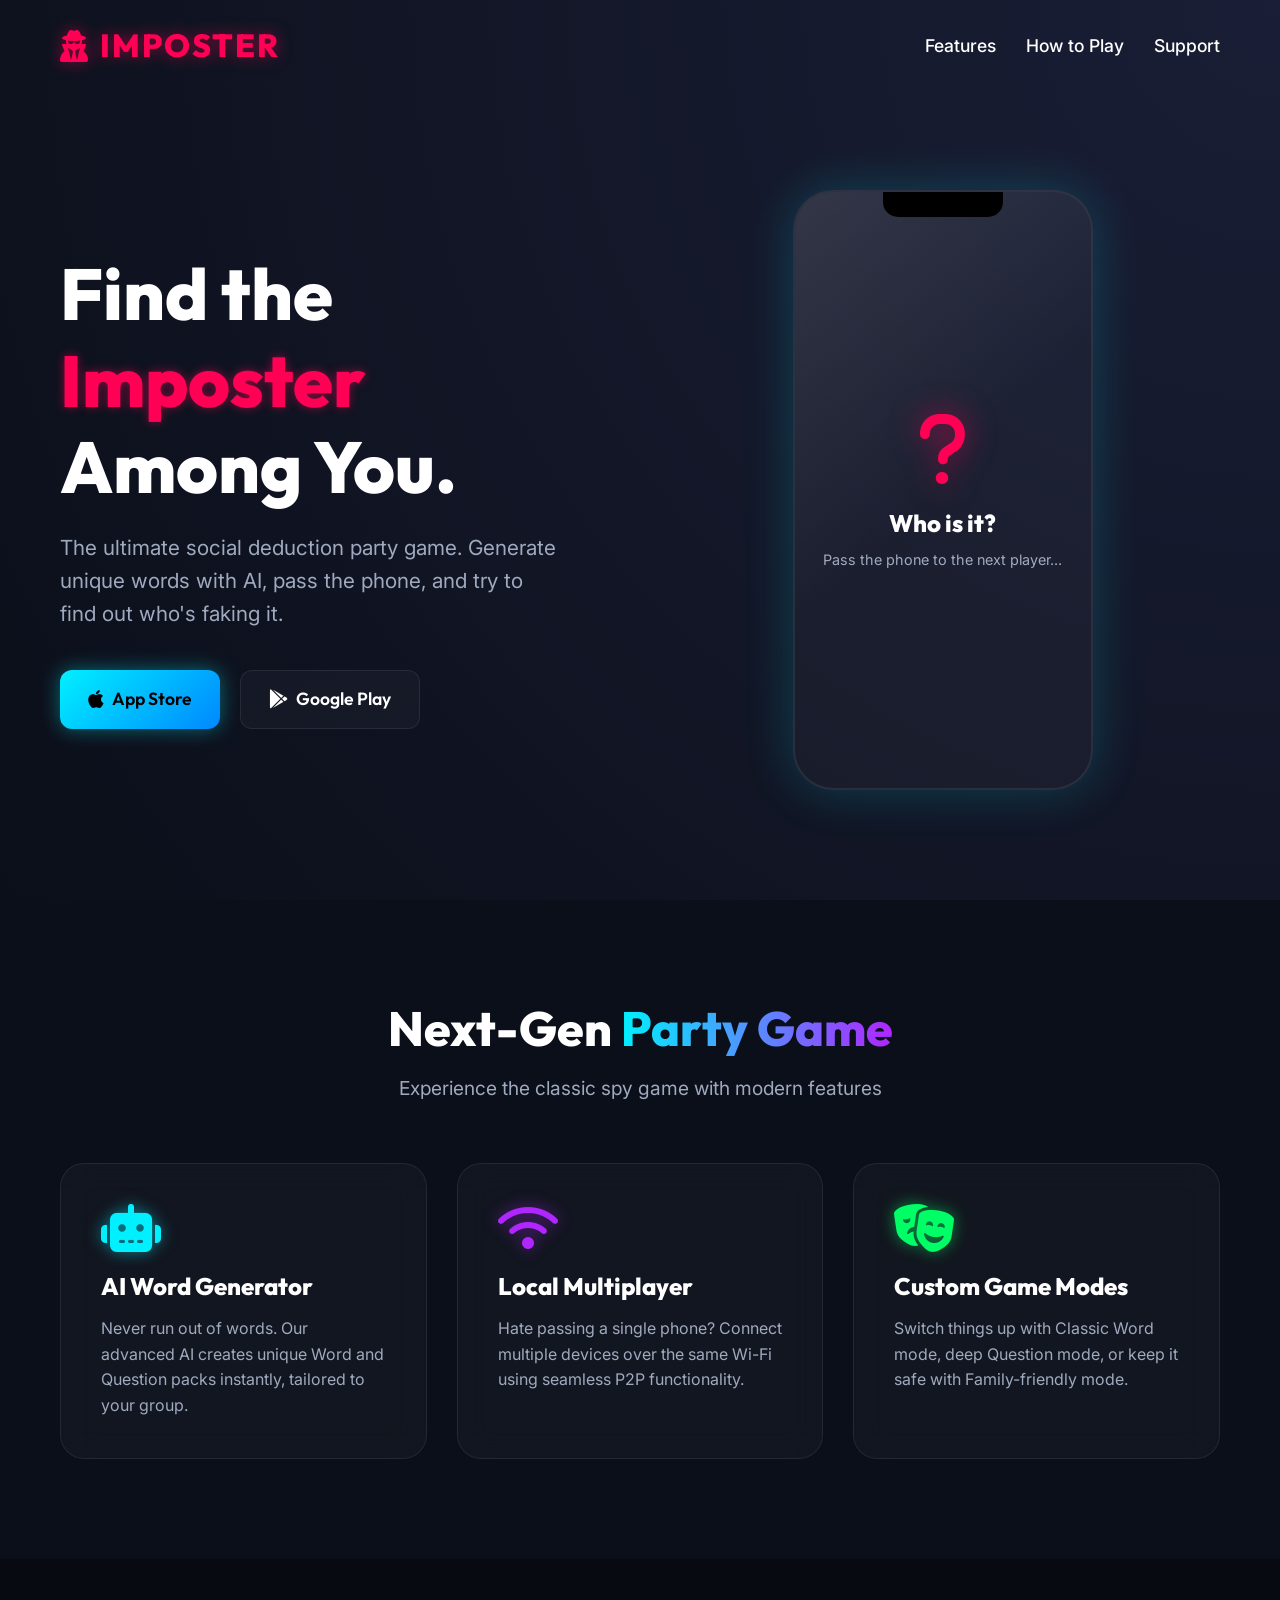
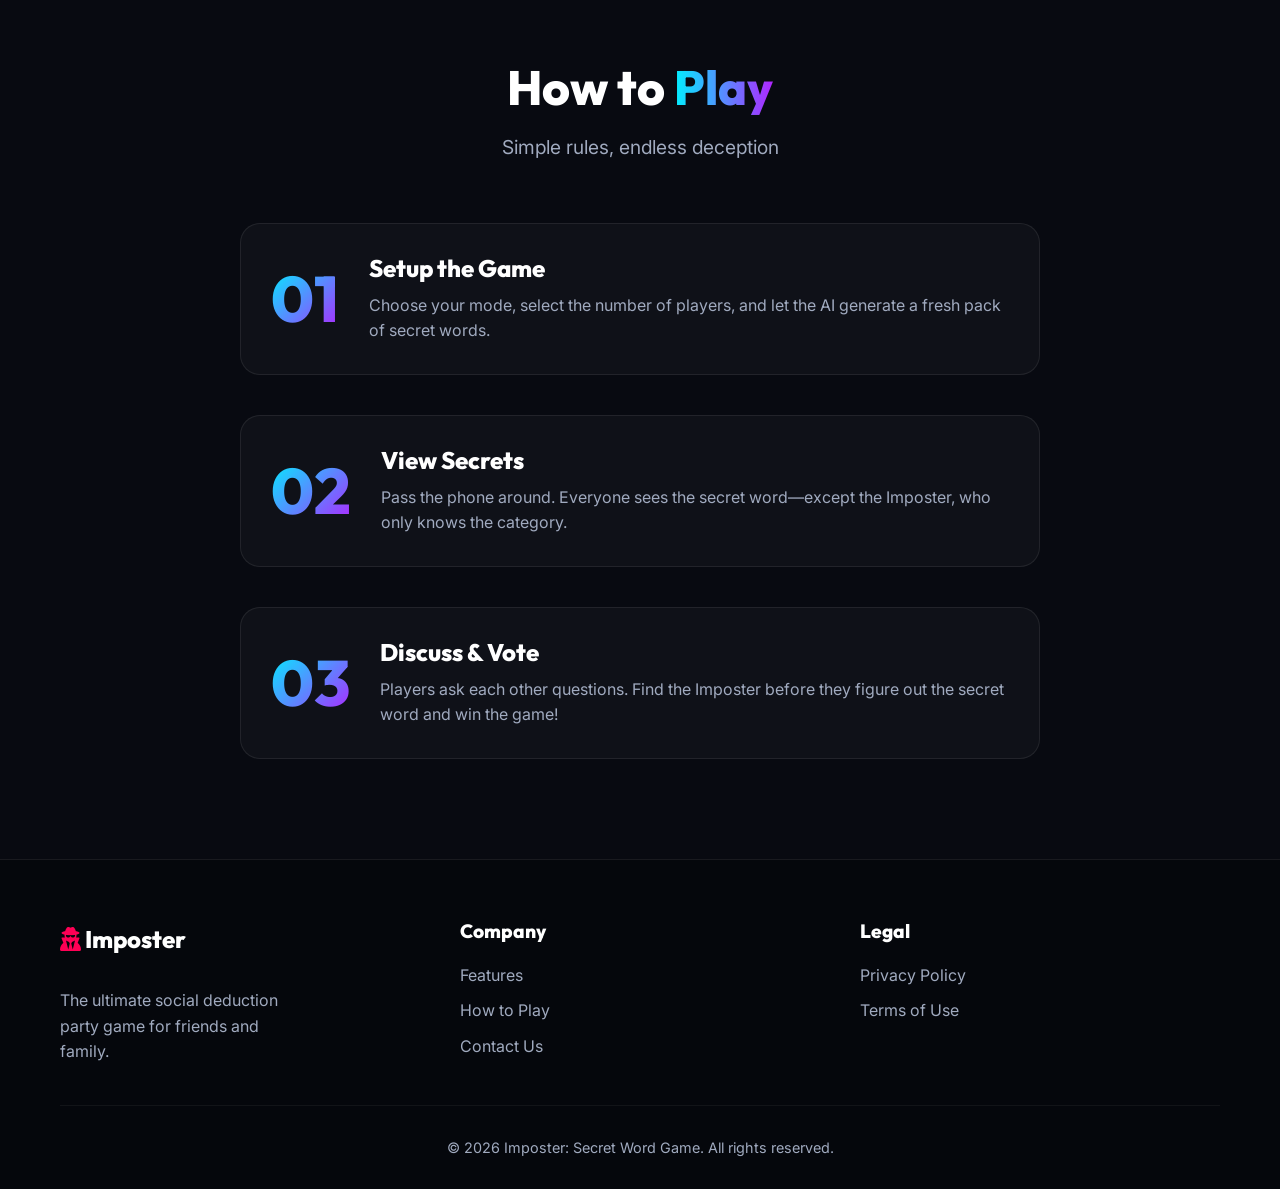
<file: index.html>
<!DOCTYPE html>
<html lang="en">
<head>
    <meta charset="UTF-8">
    <meta name="viewport" content="width=device-width, initial-scale=1.0">
    <title>Imposter | Find the Imposter Among You</title>
    <meta name="description" content="Imposter is a social deduction party game where players must find the hidden impostor among them. Play locally or via P2P.">
    
    <!-- External CSS (FontAwesome for icons) -->
    <link rel="stylesheet" href="https://cdnjs.cloudflare.com/ajax/libs/font-awesome/6.4.0/css/all.min.css">
    
    <!-- Custom CSS -->
    <link rel="stylesheet" href="assets/css/style.css">
</head>
<body>

    <!-- Header / Navbar -->
    <nav class="navbar">
        <div class="container nav-container">
            <a href="index.html" class="logo">
                <!-- Using an icon as a placeholder for logo -->
                <i class="fa-solid fa-user-secret"></i>
                Imposter
            </a>
            <div class="nav-links">
                <a href="#features">Features</a>
                <a href="#how-to-play">How to Play</a>
                <a href="support.html">Support</a>
            </div>
            <button class="mobile-menu-btn">
                <i class="fa-solid fa-bars"></i>
            </button>
        </div>
    </nav>

    <!-- Hero Section -->
    <header class="hero" id="home">
        <div class="container hero-content">
            <div class="hero-text fade-in">
                <h1>Find the <span class="text-red">Imposter</span><br>Among You.</h1>
                <p>The ultimate social deduction party game. Generate unique words with AI, pass the phone, and try to find out who's faking it.</p>
                <div class="hero-buttons">
                    <a href="https://apps.apple.com/app/id6760088496" class="btn btn-primary">
                        <i class="fa-brands fa-apple" style="margin-right: 8px; font-size: 1.3rem;"></i> App Store
                    </a>
                    <a href="https://play.google.com/store/apps/details?id=com.bakiucan.imposter" class="btn btn-secondary">
                        <i class="fa-brands fa-google-play" style="margin-right: 8px; font-size: 1.2rem;"></i> Google Play
                    </a>
                </div>
            </div>
            
            <div class="hero-visual fade-in">
                <div class="phone-mockup">
                    <div class="phone-notch"></div>
                    <div class="phone-screen">
                        <i class="fa-solid fa-question impostor-icon"></i>
                        <h2 style="margin-bottom: 10px;">Who is it?</h2>
                        <p style="color: var(--text-muted); font-size: 0.9rem;">Pass the phone to the next player...</p>
                    </div>
                </div>
            </div>
        </div>
    </header>

    <!-- Features Section -->
    <section class="features" id="features">
        <div class="container">
            <div class="section-header fade-in">
                <h2>Next-Gen <span class="text-gradient">Party Game</span></h2>
                <p>Experience the classic spy game with modern features</p>
            </div>
            
            <div class="features-grid">
                <!-- Feature 1 -->
                <div class="glass-panel feature-card fade-in">
                    <i class="fa-solid fa-robot feature-icon"></i>
                    <h3>AI Word Generator</h3>
                    <p>Never run out of words. Our advanced AI creates unique Word and Question packs instantly, tailored to your group.</p>
                </div>
                
                <!-- Feature 2 -->
                <div class="glass-panel feature-card fade-in" style="transition-delay: 0.2s;">
                    <i class="fa-solid fa-wifi feature-icon"></i>
                    <h3>Local Multiplayer</h3>
                    <p>Hate passing a single phone? Connect multiple devices over the same Wi-Fi using seamless P2P functionality.</p>
                </div>
                
                <!-- Feature 3 -->
                <div class="glass-panel feature-card fade-in" style="transition-delay: 0.4s;">
                    <i class="fa-solid fa-masks-theater feature-icon"></i>
                    <h3>Custom Game Modes</h3>
                    <p>Switch things up with Classic Word mode, deep Question mode, or keep it safe with Family-friendly mode.</p>
                </div>
            </div>
        </div>
    </section>

    <!-- How to Play Section -->
    <section class="how-to-play" id="how-to-play">
        <div class="container">
            <div class="section-header fade-in">
                <h2>How to <span class="text-gradient">Play</span></h2>
                <p>Simple rules, endless deception</p>
            </div>
            
            <div class="steps-container">
                <div class="step fade-in">
                    <div class="step-number">01</div>
                    <div class="step-content">
                        <h3>Setup the Game</h3>
                        <p>Choose your mode, select the number of players, and let the AI generate a fresh pack of secret words.</p>
                    </div>
                </div>
                
                <div class="step fade-in">
                    <div class="step-number">02</div>
                    <div class="step-content">
                        <h3>View Secrets</h3>
                        <p>Pass the phone around. Everyone sees the secret word—except the Imposter, who only knows the category.</p>
                    </div>
                </div>
                
                <div class="step fade-in">
                    <div class="step-number">03</div>
                    <div class="step-content">
                        <h3>Discuss & Vote</h3>
                        <p>Players ask each other questions. Find the Imposter before they figure out the secret word and win the game!</p>
                    </div>
                </div>
            </div>
        </div>
    </section>

    <!-- Footer -->
    <footer>
        <div class="container">
            <div class="footer-content">
                <div class="footer-brand">
                    <a href="index.html" class="footer-logo">
                        <i class="fa-solid fa-user-secret" style="color: var(--neon-red);"></i> Imposter
                    </a>
                    <p style="color: var(--text-muted); max-width: 250px; margin-top: 15px;">
                        The ultimate social deduction party game for friends and family.
                    </p>
                </div>
                
                <div class="footer-links">
                    <h4>Company</h4>
                    <ul>
                        <li><a href="#features">Features</a></li>
                        <li><a href="#how-to-play">How to Play</a></li>
                        <li><a href="support.html">Contact Us</a></li>
                    </ul>
                </div>
                
                <div class="footer-links">
                    <h4>Legal</h4>
                    <ul>
                        <!-- We will create these pages next -->
                        <li><a href="privacy-policy.html">Privacy Policy</a></li>
                        <li><a href="terms.html">Terms of Use</a></li>
                    </ul>
                </div>
            </div>
            
            <div class="footer-bottom">
                <p>&copy; <span id="current-year"></span> Imposter: Secret Word Game. All rights reserved.</p>
            </div>
        </div>
    </footer>

    <!-- Custom JS -->
    <script src="assets/js/main.js"></script>
</body>
</html>
</file>
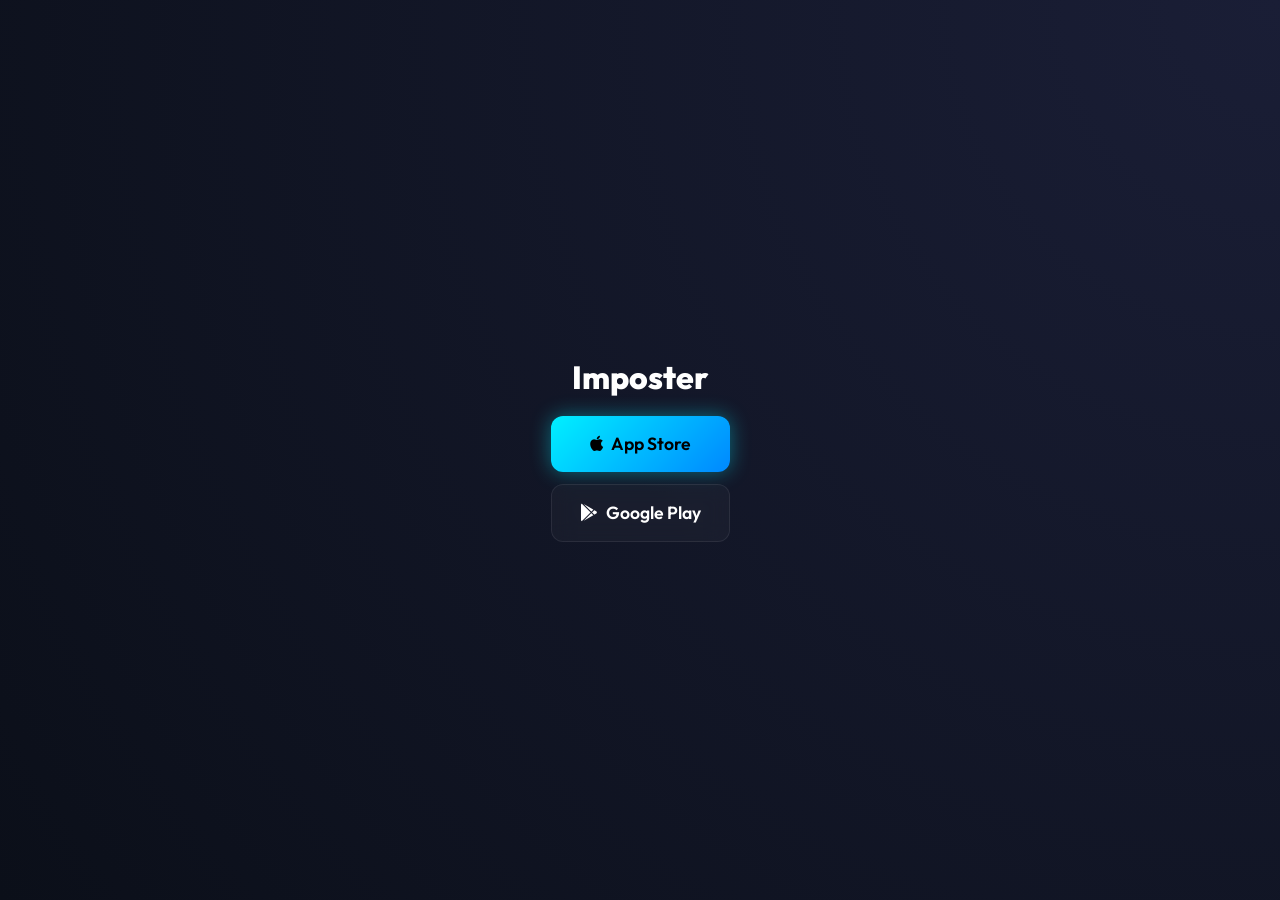
<file: get.html>
<!DOCTYPE html>
<html lang="en">
<head>
    <meta charset="UTF-8">
    <meta name="viewport" content="width=device-width, initial-scale=1.0">
    <title>Get Imposter | Party Word Game</title>
    <meta name="description" content="Download Imposter, the party game where everyone gets the same secret word except the imposter.">
    <link rel="stylesheet" href="https://cdnjs.cloudflare.com/ajax/libs/font-awesome/6.4.0/css/all.min.css">
    <link rel="stylesheet" href="assets/css/style.css">
    <style>
        .get-wrap { min-height: 100vh; display: flex; align-items: center; justify-content: center; padding: 40px 20px; text-align: center; }
        .get-wrap h1 { font-family: var(--font-heading); font-size: 2rem; margin-bottom: 20px; }
        .get-actions { display: flex; flex-direction: column; gap: 12px; max-width: 320px; margin: 0 auto; }
        .get-actions .btn { justify-content: center; }
    </style>
    <script>
        (function () {
            var ua = navigator.userAgent || "";
            if (/iPhone|iPad|iPod/i.test(ua)) {
                window.location.replace("https://apps.apple.com/app/id6760088496");
            } else if (/Android/i.test(ua)) {
                window.location.replace("https://play.google.com/store/apps/details?id=com.bakiucan.imposter");
            }
        })();
    </script>
</head>
<body>
    <main class="get-wrap">
        <div>
            <h1>Imposter</h1>
            <div class="get-actions">
                <a class="btn btn-primary" href="https://apps.apple.com/app/id6760088496"><i class="fa-brands fa-apple" style="margin-right: 8px;"></i>App Store</a>
                <a class="btn btn-secondary" href="https://play.google.com/store/apps/details?id=com.bakiucan.imposter"><i class="fa-brands fa-google-play" style="margin-right: 8px;"></i>Google Play</a>
            </div>
        </div>
    </main>
</body>
</html>
</file>
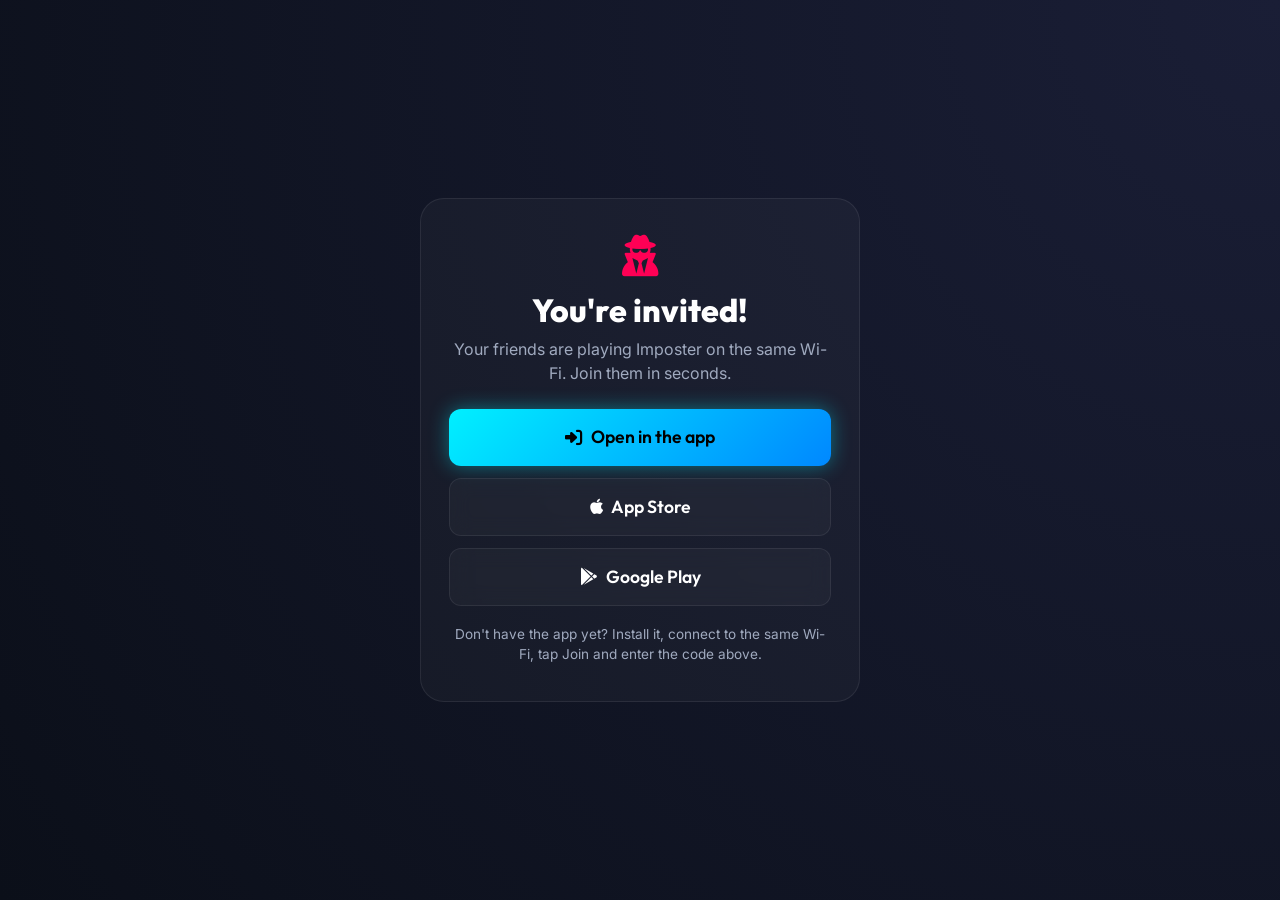
<file: join.html>
<!DOCTYPE html>
<html lang="en">
<head>
    <meta charset="UTF-8">
    <meta name="viewport" content="width=device-width, initial-scale=1.0">
    <title>Join the game | Imposter</title>
    <meta name="description" content="You've been invited to a game of Imposter. Open the app or download it to join.">
    <meta name="robots" content="noindex">
    <link rel="stylesheet" href="https://cdnjs.cloudflare.com/ajax/libs/font-awesome/6.4.0/css/all.min.css">
    <link rel="stylesheet" href="assets/css/style.css">
    <style>
        .join-wrap { min-height: 100vh; display: flex; align-items: center; justify-content: center; padding: 40px 20px; }
        .join-card { max-width: 440px; width: 100%; text-align: center; background: var(--glass-bg); border: 1px solid var(--glass-border); border-radius: 24px; padding: 36px 28px; }
        .join-card h1 { font-family: var(--font-heading); font-size: 2rem; margin: 12px 0 8px; }
        .join-card p { color: var(--text-muted); line-height: 1.5; }
        .join-icon { font-size: 2.6rem; color: var(--neon-red); }
        .join-code { font-family: var(--font-heading); font-size: 2.4rem; letter-spacing: 0.35em; color: var(--neon-cyan); margin: 18px 0 6px; }
        .join-actions { display: flex; flex-direction: column; gap: 12px; margin-top: 24px; }
        .join-actions .btn { width: 100%; justify-content: center; }
        .join-hint { font-size: 0.85rem; margin-top: 18px; }
    </style>
</head>
<body>
    <main class="join-wrap">
        <div class="join-card">
            <i class="fa-solid fa-user-secret join-icon"></i>
            <h1 data-i18n="title">You're invited!</h1>
            <p data-i18n="lead">Your friends are playing Imposter on the same Wi-Fi. Join them in seconds.</p>
            <div class="join-code" id="code" hidden></div>
            <p class="join-hint" id="code-hint" data-i18n="codeHint" hidden>Game code</p>
            <div class="join-actions">
                <a id="open-app" class="btn btn-primary" href="#"><i class="fa-solid fa-right-to-bracket" style="margin-right: 8px;"></i><span data-i18n="open">Open in the app</span></a>
                <a id="app-store" class="btn btn-secondary" href="https://apps.apple.com/app/id6760088496"><i class="fa-brands fa-apple" style="margin-right: 8px;"></i>App Store</a>
                <a id="google-play" class="btn btn-secondary" href="https://play.google.com/store/apps/details?id=com.bakiucan.imposter"><i class="fa-brands fa-google-play" style="margin-right: 8px;"></i>Google Play</a>
            </div>
            <p class="join-hint" data-i18n="hint">Don't have the app yet? Install it, connect to the same Wi-Fi, tap Join and enter the code above.</p>
        </div>
    </main>
    <script>
        (function () {
            var strings = {
                tr: {
                    title: "Davet edildin!",
                    lead: "Arkadaşların aynı Wi-Fi'da Imposter oynuyor. Saniyeler içinde katıl.",
                    codeHint: "Oyun kodu",
                    open: "Uygulamada aç",
                    hint: "Uygulama yüklü değil mi? Yükle, aynı Wi-Fi'a bağlan, Katıl'a dokun ve yukarıdaki kodu gir."
                }
            };
            var lang = (navigator.language || "en").slice(0, 2).toLowerCase();
            var t = strings[lang];
            if (t) {
                document.documentElement.lang = lang;
                document.querySelectorAll("[data-i18n]").forEach(function (el) {
                    var key = el.getAttribute("data-i18n");
                    if (t[key]) el.textContent = t[key];
                });
            }

            var params = new URLSearchParams(window.location.search);
            var ip = params.get("ip") || "";
            var code = params.get("code") || "";
            var openApp = document.getElementById("open-app");
            if (ip && code) {
                openApp.href = "imposter://app/join?ip=" + encodeURIComponent(ip) + "&code=" + encodeURIComponent(code);
            } else {
                openApp.hidden = true;
            }
            if (code) {
                var codeEl = document.getElementById("code");
                codeEl.textContent = code;
                codeEl.hidden = false;
                document.getElementById("code-hint").hidden = false;
            }

            var ua = navigator.userAgent || "";
            if (/iPhone|iPad|iPod/i.test(ua)) {
                document.getElementById("google-play").hidden = true;
            } else if (/Android/i.test(ua)) {
                document.getElementById("app-store").hidden = true;
            }
        })();
    </script>
</body>
</html>
</file>
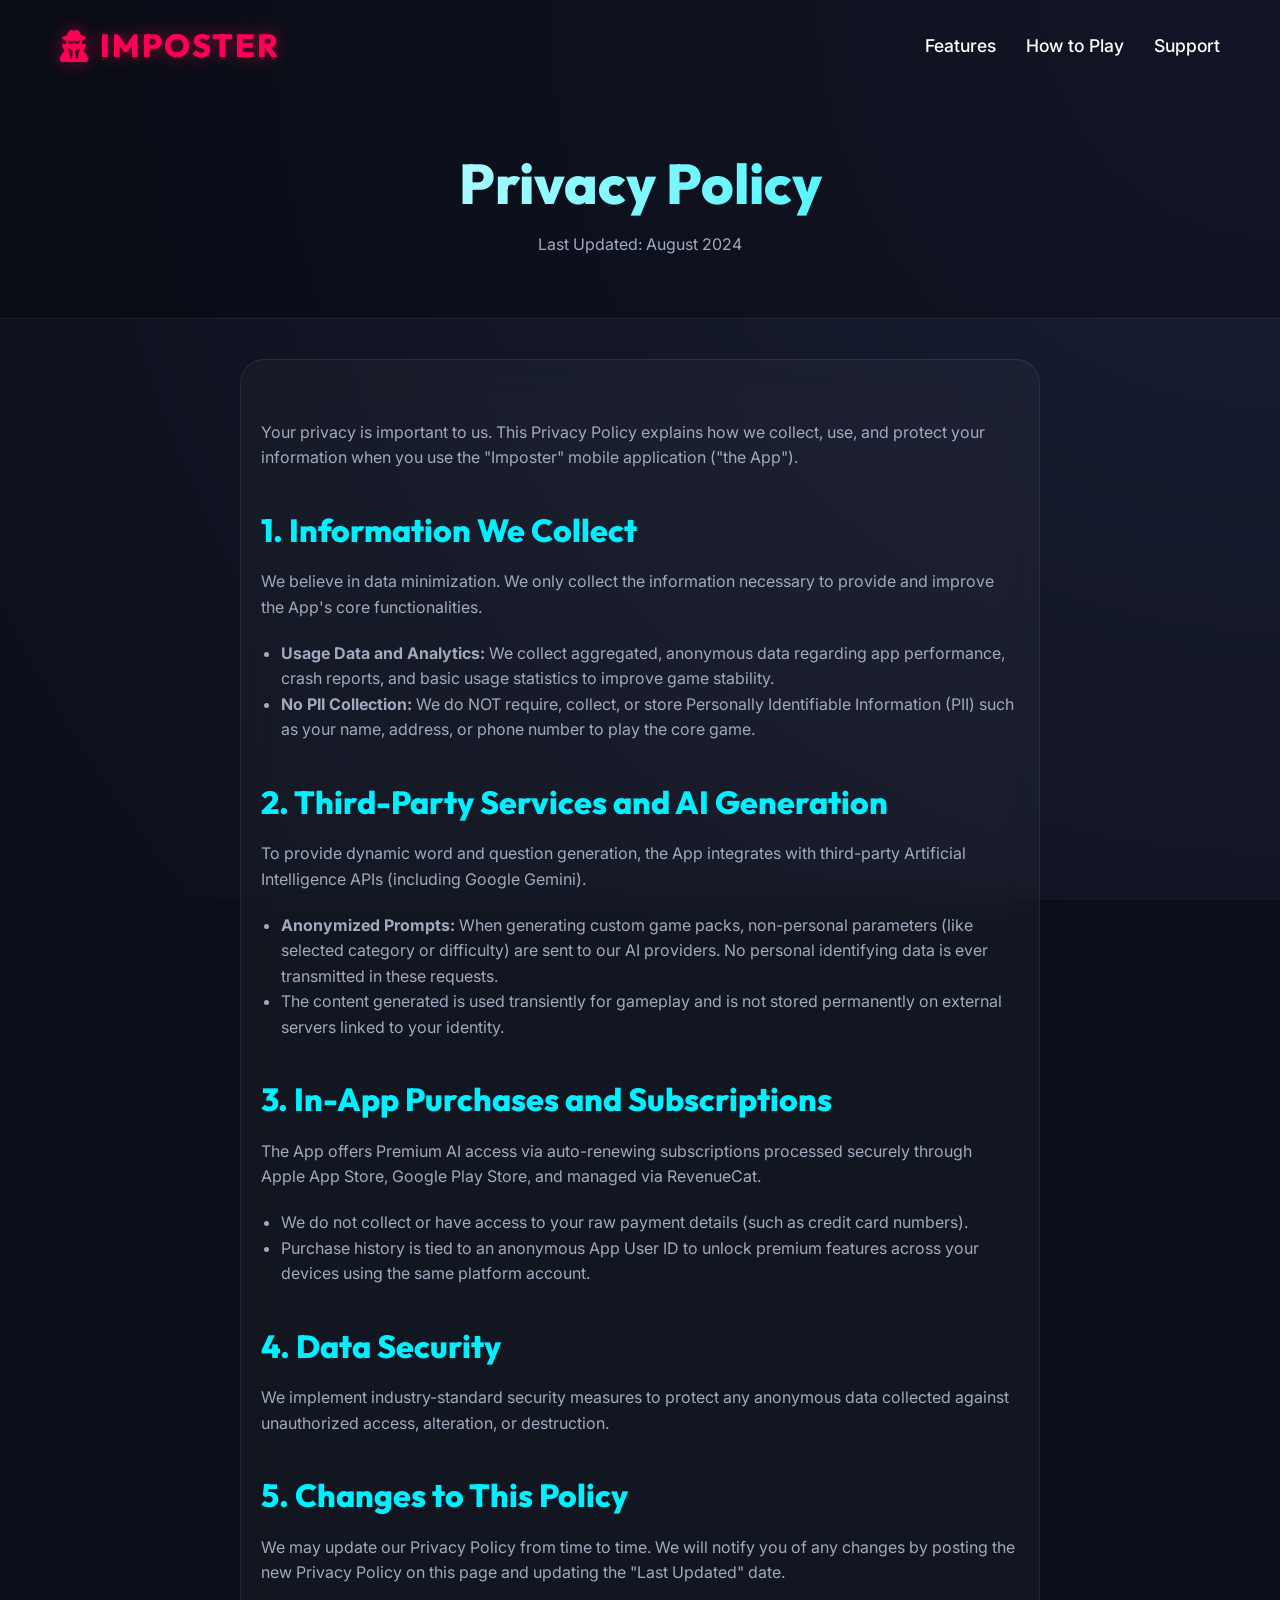
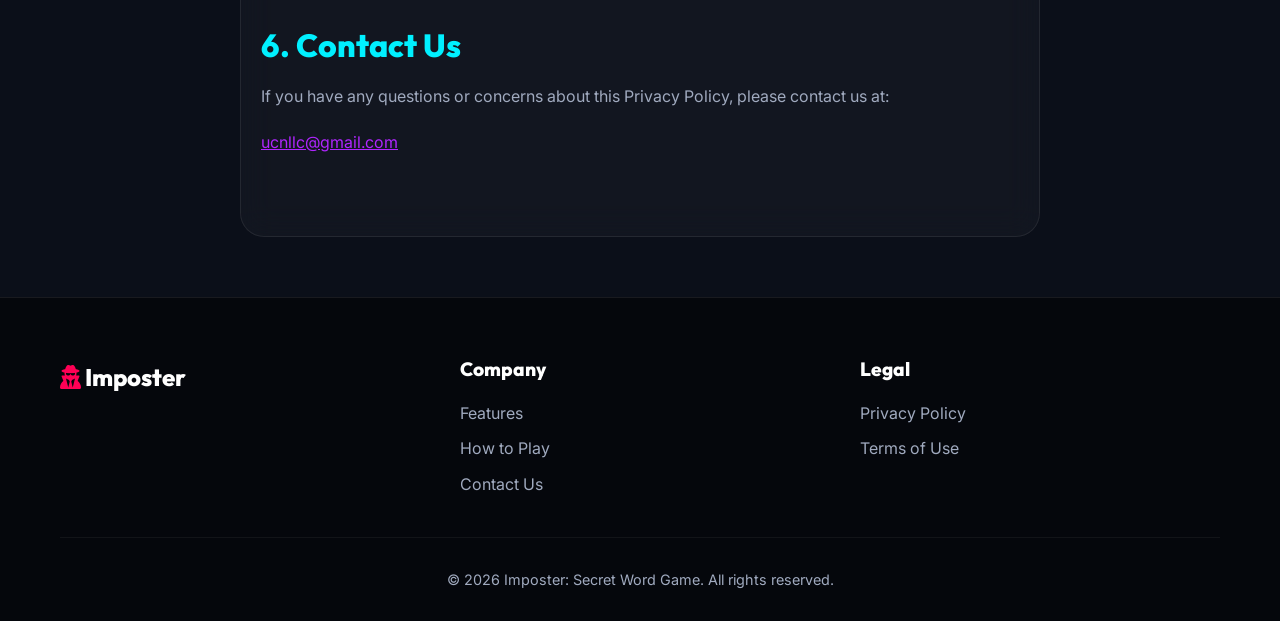
<file: privacy-policy.html>
<!DOCTYPE html>
<html lang="en">
<head>
    <meta charset="UTF-8">
    <meta name="viewport" content="width=device-width, initial-scale=1.0">
    <title>Privacy Policy | Imposter: Secret Word Game</title>
    <meta name="description" content="Privacy Policy for the Imposter mobile game.">
    <link rel="stylesheet" href="https://cdnjs.cloudflare.com/ajax/libs/font-awesome/6.4.0/css/all.min.css">
    <link rel="stylesheet" href="assets/css/style.css">
</head>
<body>

    <!-- Header / Navbar -->
    <nav class="navbar">
        <div class="container nav-container">
            <a href="index.html" class="logo">
                <i class="fa-solid fa-user-secret"></i>
                Imposter
            </a>
            <div class="nav-links">
                <a href="index.html#features">Features</a>
                <a href="index.html#how-to-play">How to Play</a>
                <a href="support.html">Support</a>
            </div>
            <button class="mobile-menu-btn">
                <i class="fa-solid fa-bars"></i>
            </button>
        </div>
    </nav>

    <!-- Page Header -->
    <header class="page-header">
        <div class="container">
            <h1 class="fade-in">Privacy Policy</h1>
            <p class="fade-in" style="transition-delay: 0.1s; color: var(--text-muted);">Last Updated: August 2024</p>
        </div>
    </header>

    <!-- Content Section -->
    <main class="content-section glass-panel fade-in" style="margin-top: 40px; margin-bottom: 60px;">
        <p>Your privacy is important to us. This Privacy Policy explains how we collect, use, and protect your information when you use the "Imposter" mobile application ("the App").</p>

        <h2>1. Information We Collect</h2>
        <p>We believe in data minimization. We only collect the information necessary to provide and improve the App's core functionalities.</p>
        <ul>
            <li><strong>Usage Data and Analytics:</strong> We collect aggregated, anonymous data regarding app performance, crash reports, and basic usage statistics to improve game stability.</li>
            <li><strong>No PII Collection:</strong> We do NOT require, collect, or store Personally Identifiable Information (PII) such as your name, address, or phone number to play the core game.</li>
        </ul>

        <h2>2. Third-Party Services and AI Generation</h2>
        <p>To provide dynamic word and question generation, the App integrates with third-party Artificial Intelligence APIs (including Google Gemini).</p>
        <ul>
            <li><strong>Anonymized Prompts:</strong> When generating custom game packs, non-personal parameters (like selected category or difficulty) are sent to our AI providers. No personal identifying data is ever transmitted in these requests.</li>
            <li>The content generated is used transiently for gameplay and is not stored permanently on external servers linked to your identity.</li>
        </ul>

        <h2>3. In-App Purchases and Subscriptions</h2>
        <p>The App offers Premium AI access via auto-renewing subscriptions processed securely through Apple App Store, Google Play Store, and managed via RevenueCat.</p>
        <ul>
            <li>We do not collect or have access to your raw payment details (such as credit card numbers).</li>
            <li>Purchase history is tied to an anonymous App User ID to unlock premium features across your devices using the same platform account.</li>
        </ul>

        <h2>4. Data Security</h2>
        <p>We implement industry-standard security measures to protect any anonymous data collected against unauthorized access, alteration, or destruction.</p>

        <h2>5. Changes to This Policy</h2>
        <p>We may update our Privacy Policy from time to time. We will notify you of any changes by posting the new Privacy Policy on this page and updating the "Last Updated" date.</p>

        <h2>6. Contact Us</h2>
        <p>If you have any questions or concerns about this Privacy Policy, please contact us at:</p>
        <p><a href="mailto:ucnllc@gmail.com">ucnllc@gmail.com</a></p>
    </main>

    <!-- Footer -->
    <footer>
        <div class="container">
            <div class="footer-content">
                <div class="footer-brand">
                    <a href="index.html" class="footer-logo">
                        <i class="fa-solid fa-user-secret" style="color: var(--neon-red);"></i> Imposter
                    </a>
                </div>
                <div class="footer-links">
                    <h4>Company</h4>
                    <ul>
                        <li><a href="index.html#features">Features</a></li>
                        <li><a href="index.html#how-to-play">How to Play</a></li>
                        <li><a href="support.html">Contact Us</a></li>
                    </ul>
                </div>
                <div class="footer-links">
                    <h4>Legal</h4>
                    <ul>
                        <li><a href="privacy-policy.html">Privacy Policy</a></li>
                        <li><a href="terms.html">Terms of Use</a></li>
                    </ul>
                </div>
            </div>
            <div class="footer-bottom">
                <p>&copy; <span id="current-year"></span> Imposter: Secret Word Game. All rights reserved.</p>
            </div>
        </div>
    </footer>

    <script src="assets/js/main.js"></script>
</body>
</html>
</file>
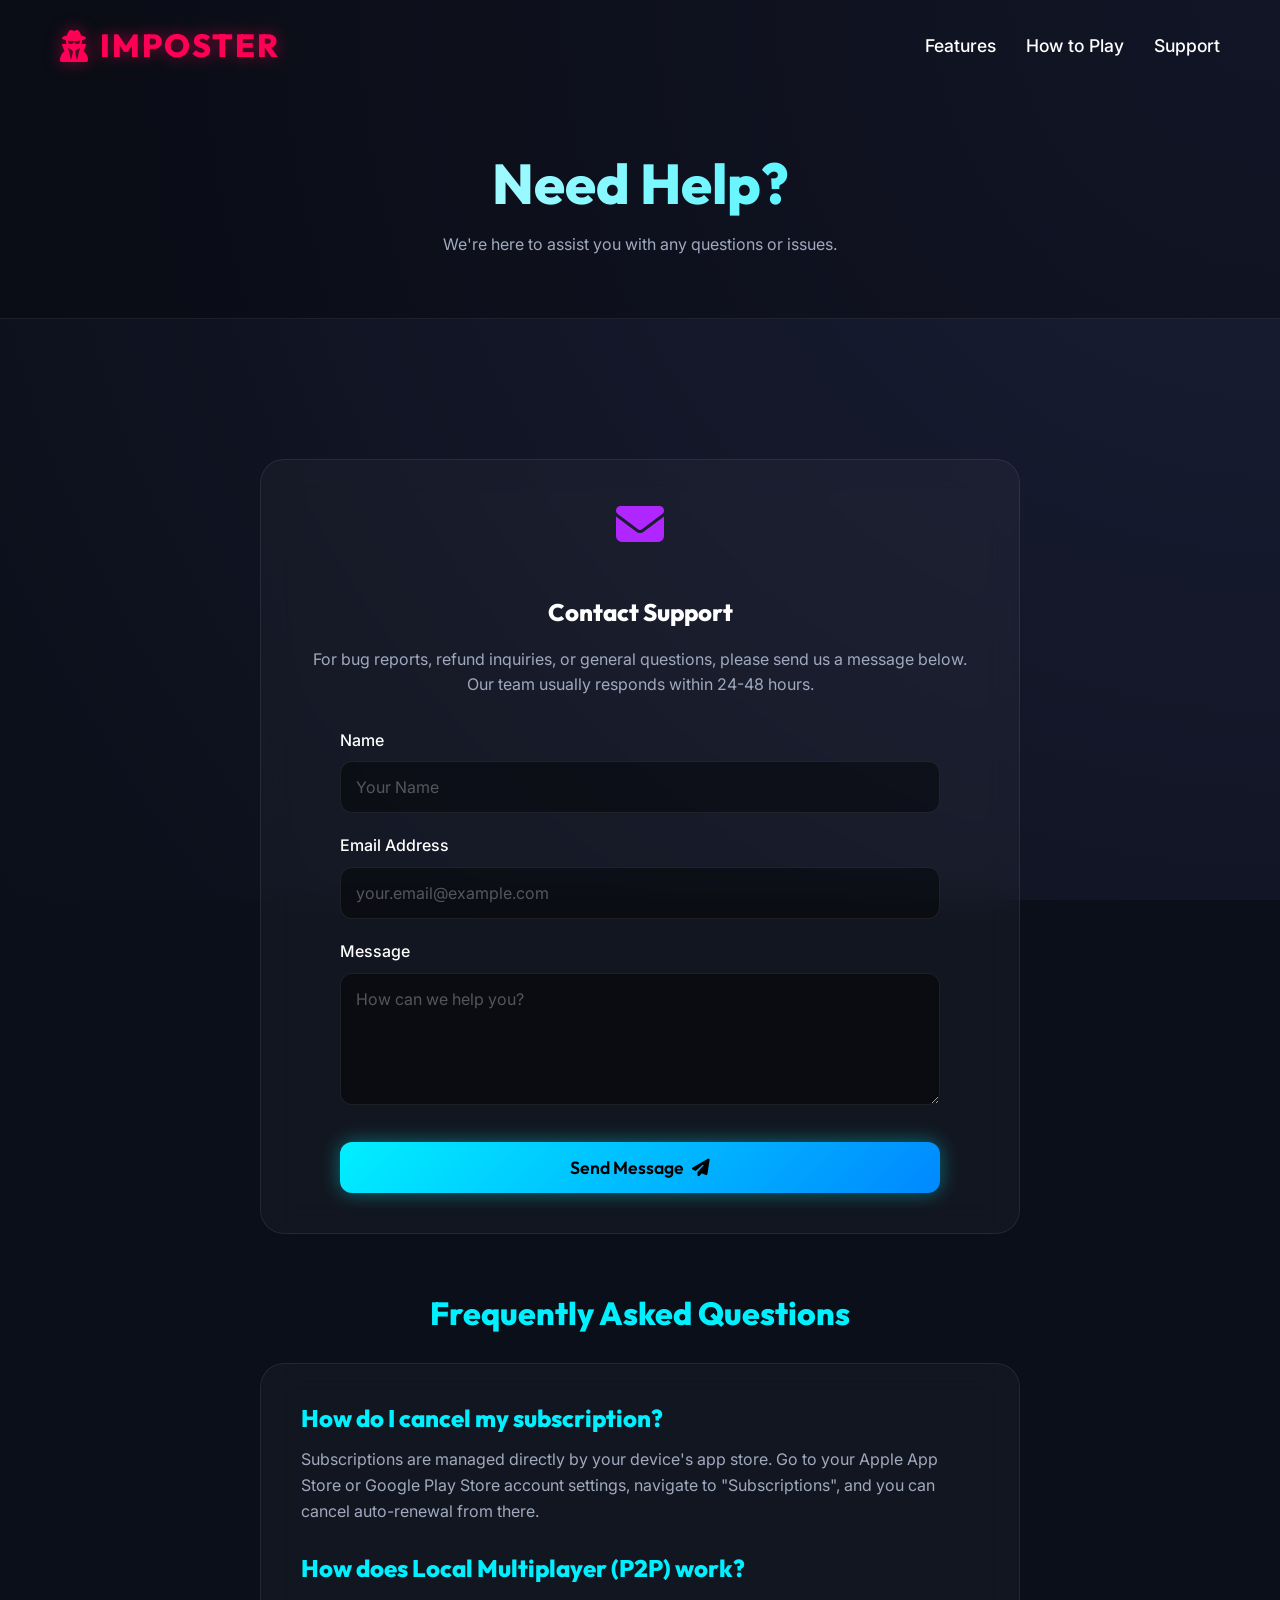
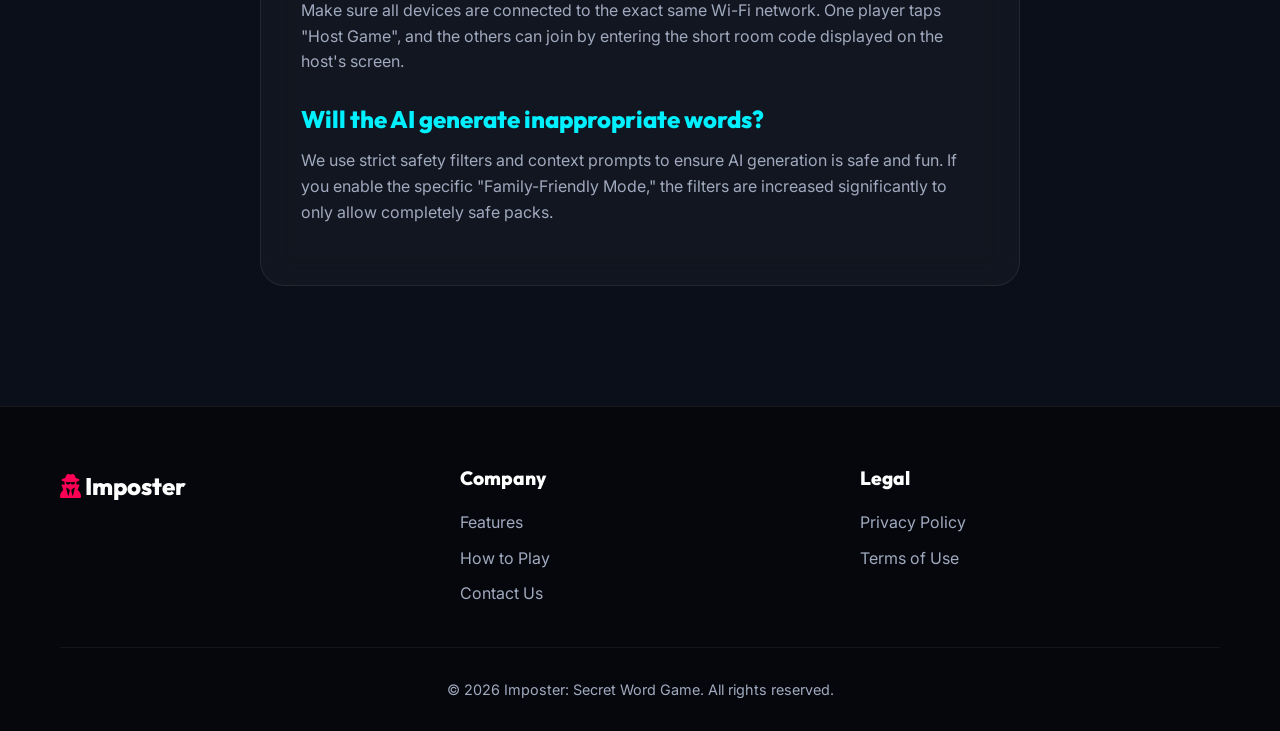
<file: support.html>
<!DOCTYPE html>
<html lang="en">
<head>
    <meta charset="UTF-8">
    <meta name="viewport" content="width=device-width, initial-scale=1.0">
    <title>Support | Imposter: Secret Word Game</title>
    <meta name="description" content="Support and Contact information for the Imposter mobile game.">
    <link rel="stylesheet" href="https://cdnjs.cloudflare.com/ajax/libs/font-awesome/6.4.0/css/all.min.css">
    <link rel="stylesheet" href="assets/css/style.css?v=1.2">
</head>
<body>

    <!-- Header / Navbar -->
    <nav class="navbar">
        <div class="container nav-container">
            <a href="index.html" class="logo">
                <i class="fa-solid fa-user-secret"></i>
                Imposter
            </a>
            <div class="nav-links">
                <a href="index.html#features">Features</a>
                <a href="index.html#how-to-play">How to Play</a>
                <a href="support.html" class="active">Support</a>
            </div>
            <button class="mobile-menu-btn">
                <i class="fa-solid fa-bars"></i>
            </button>
        </div>
    </nav>

    <!-- Page Header -->
    <header class="page-header">
        <div class="container">
            <h1 class="fade-in">Need Help?</h1>
            <p class="fade-in" style="transition-delay: 0.1s; color: var(--text-muted);">We're here to assist you with any questions or issues.</p>
        </div>
    </header>

    <!-- Content Section -->
    <main class="content-section fade-in" style="margin-top: 40px; margin-bottom: 60px;">
        
        <div class="glass-panel contact-card" style="text-align: left;">
            <div style="text-align: center;">
                <i class="fa-solid fa-envelope" style="font-size: 3rem; color: var(--neon-purple); margin-bottom: 20px;"></i>
                <h3 style="margin-bottom: 20px;">Contact Support</h3>
                <p style="margin-bottom: 30px;">For bug reports, refund inquiries, or general questions, please send us a message below. Our team usually responds within 24-48 hours.</p>
            </div>
            
            <div id="form-success-msg" style="display: none; text-align: center; margin-bottom: 20px; padding: 20px; background: rgba(0, 255, 102, 0.1); border: 1px solid var(--neon-green); border-radius: 12px;">
                <i class="fa-solid fa-circle-check" style="font-size: 3rem; color: var(--neon-green); margin-bottom: 15px;"></i>
                <h3 style="color: var(--neon-green); margin-bottom: 10px;">Message Sent Successfully!</h3>
                <p>Thank you for reaching out. Our team will get back to you shortly.</p>
            </div>

            <form action="https://formsubmit.co/ucnllc@gmail.com" method="POST" class="contact-form" id="support-form">
                <!-- FormSubmit Configuration -->
                <input type="hidden" name="_subject" value="New Support Query from Imposter Website">
                <input type="hidden" name="_captcha" value="false">
                <!-- Set the reply-to address correctly -->
                <input type="hidden" name="_replyto">

                <div class="form-group">
                    <label for="name">Name</label>
                    <input type="text" id="name" name="name" required placeholder="Your Name">
                </div>
                <div class="form-group">
                    <label for="email">Email Address</label>
                    <input type="email" id="email" name="email" required placeholder="your.email@example.com">
                </div>
                <div class="form-group">
                    <label for="message">Message</label>
                    <textarea id="message" name="message" rows="5" required placeholder="How can we help you?"></textarea>
                </div>
                
                <button type="submit" class="btn btn-primary" id="submit-btn" style="width: 100%; margin-top: 10px;">
                    <span id="btn-text">Send Message</span> <i class="fa-solid fa-paper-plane" id="btn-icon" style="margin-left: 8px;"></i>
                </button>
            </form>
        </div>

        <h2 style="margin-top: 60px; text-align: center;">Frequently Asked Questions</h2>
        
        <div class="glass-panel" style="margin-top: 30px;">
            <h3 style="color: var(--neon-cyan); margin-top: 0;">How do I cancel my subscription?</h3>
            <p>Subscriptions are managed directly by your device's app store. Go to your Apple App Store or Google Play Store account settings, navigate to "Subscriptions", and you can cancel auto-renewal from there.</p>
            
            <h3 style="color: var(--neon-cyan);">How does Local Multiplayer (P2P) work?</h3>
            <p>Make sure all devices are connected to the exact same Wi-Fi network. One player taps "Host Game", and the others can join by entering the short room code displayed on the host's screen.</p>
            
            <h3 style="color: var(--neon-cyan);">Will the AI generate inappropriate words?</h3>
            <p>We use strict safety filters and context prompts to ensure AI generation is safe and fun. If you enable the specific "Family-Friendly Mode," the filters are increased significantly to only allow completely safe packs.</p>
        </div>

    </main>

    <!-- Footer -->
    <footer>
        <div class="container">
            <div class="footer-content">
                <div class="footer-brand">
                    <a href="index.html" class="footer-logo">
                        <i class="fa-solid fa-user-secret" style="color: var(--neon-red);"></i> Imposter
                    </a>
                </div>
                <div class="footer-links">
                    <h4>Company</h4>
                    <ul>
                        <li><a href="index.html#features">Features</a></li>
                        <li><a href="index.html#how-to-play">How to Play</a></li>
                        <li><a href="support.html">Contact Us</a></li>
                    </ul>
                </div>
                <div class="footer-links">
                    <h4>Legal</h4>
                    <ul>
                        <li><a href="privacy-policy.html">Privacy Policy</a></li>
                        <li><a href="terms.html">Terms of Use</a></li>
                    </ul>
                </div>
            </div>
            <div class="footer-bottom">
                <p>&copy; <span id="current-year"></span> Imposter: Secret Word Game. All rights reserved.</p>
            </div>
        </div>
    </footer>

    <script src="assets/js/main.js"></script>
</body>
</html>
</file>
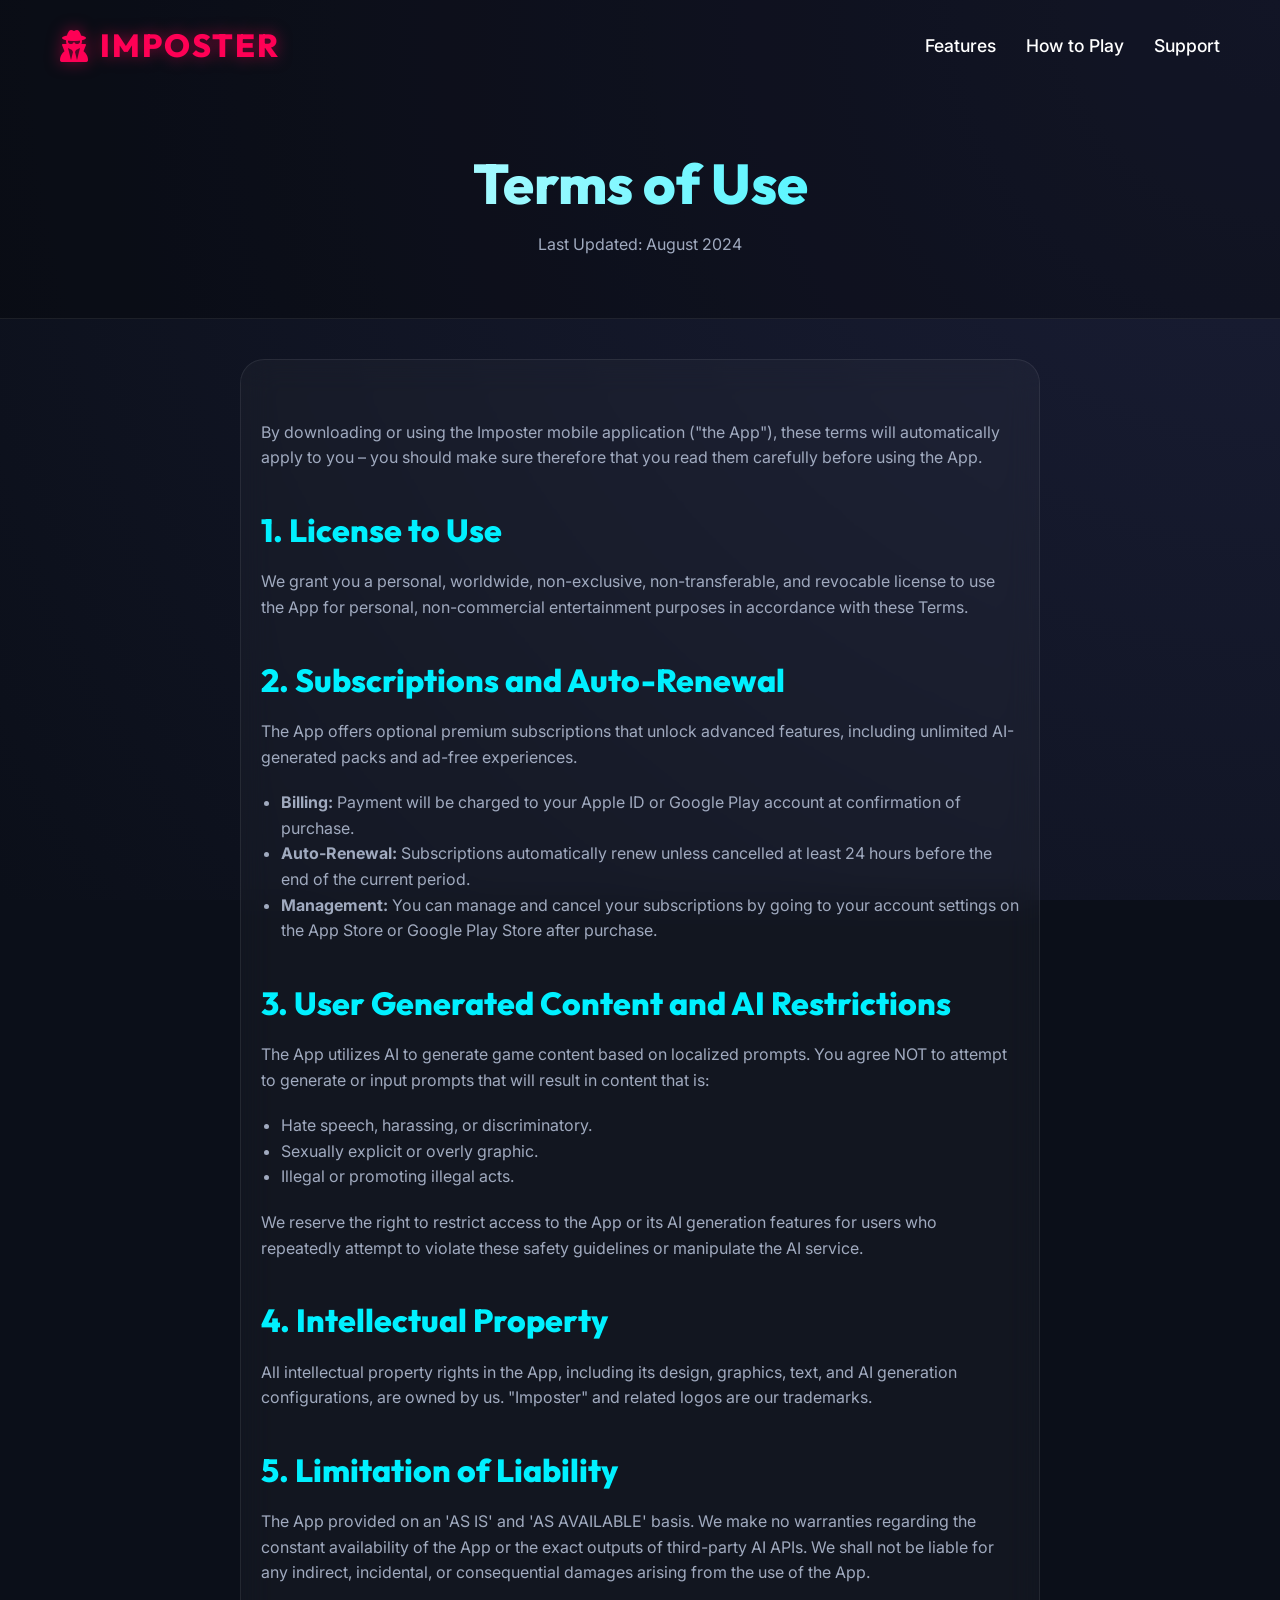
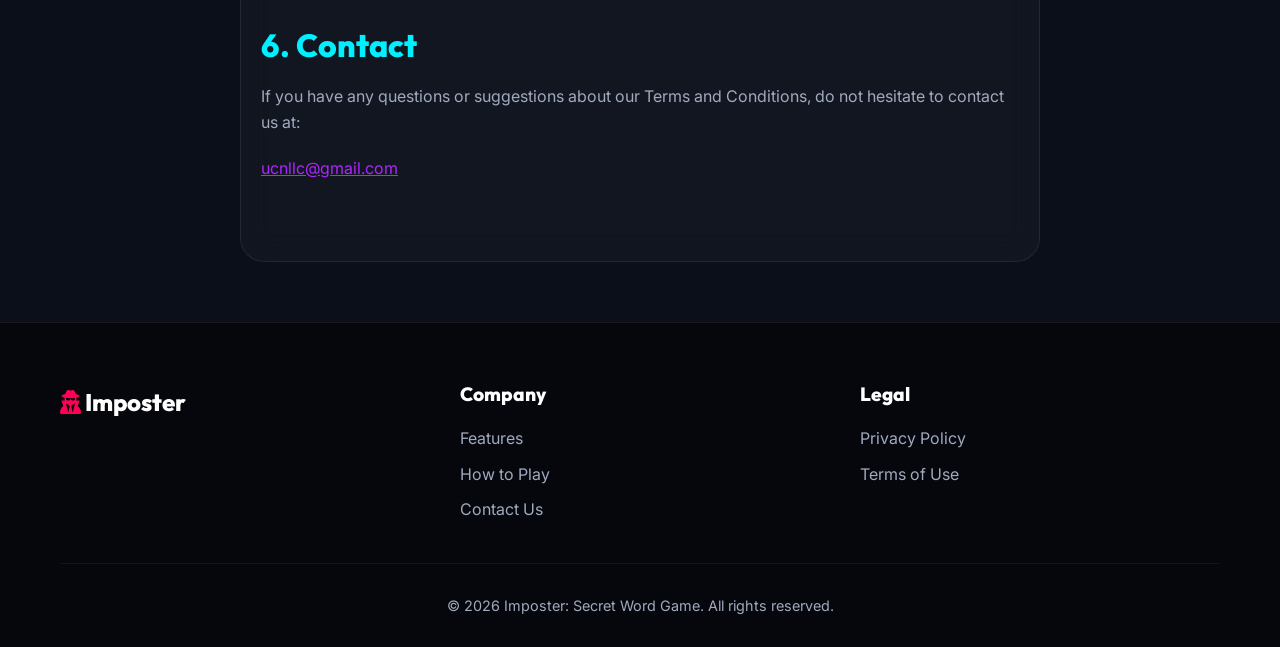
<file: terms.html>
<!DOCTYPE html>
<html lang="en">
<head>
    <meta charset="UTF-8">
    <meta name="viewport" content="width=device-width, initial-scale=1.0">
    <title>Terms of Use | Imposter: Secret Word Game</title>
    <meta name="description" content="Terms of Use for the Imposter mobile game.">
    <link rel="stylesheet" href="https://cdnjs.cloudflare.com/ajax/libs/font-awesome/6.4.0/css/all.min.css">
    <link rel="stylesheet" href="assets/css/style.css">
</head>
<body>

    <!-- Header / Navbar -->
    <nav class="navbar">
        <div class="container nav-container">
            <a href="index.html" class="logo">
                <i class="fa-solid fa-user-secret"></i>
                Imposter
            </a>
            <div class="nav-links">
                <a href="index.html#features">Features</a>
                <a href="index.html#how-to-play">How to Play</a>
                <a href="support.html">Support</a>
            </div>
            <button class="mobile-menu-btn">
                <i class="fa-solid fa-bars"></i>
            </button>
        </div>
    </nav>

    <!-- Page Header -->
    <header class="page-header">
        <div class="container">
            <h1 class="fade-in">Terms of Use</h1>
            <p class="fade-in" style="transition-delay: 0.1s; color: var(--text-muted);">Last Updated: August 2024</p>
        </div>
    </header>

    <!-- Content Section -->
    <main class="content-section glass-panel fade-in" style="margin-top: 40px; margin-bottom: 60px;">
        <p>By downloading or using the Imposter mobile application ("the App"), these terms will automatically apply to you – you should make sure therefore that you read them carefully before using the App.</p>

        <h2>1. License to Use</h2>
        <p>We grant you a personal, worldwide, non-exclusive, non-transferable, and revocable license to use the App for personal, non-commercial entertainment purposes in accordance with these Terms.</p>

        <h2>2. Subscriptions and Auto-Renewal</h2>
        <p>The App offers optional premium subscriptions that unlock advanced features, including unlimited AI-generated packs and ad-free experiences.</p>
        <ul>
            <li><strong>Billing:</strong> Payment will be charged to your Apple ID or Google Play account at confirmation of purchase.</li>
            <li><strong>Auto-Renewal:</strong> Subscriptions automatically renew unless cancelled at least 24 hours before the end of the current period.</li>
            <li><strong>Management:</strong> You can manage and cancel your subscriptions by going to your account settings on the App Store or Google Play Store after purchase.</li>
        </ul>

        <h2>3. User Generated Content and AI Restrictions</h2>
        <p>The App utilizes AI to generate game content based on localized prompts. You agree NOT to attempt to generate or input prompts that will result in content that is:</p>
        <ul>
            <li>Hate speech, harassing, or discriminatory.</li>
            <li>Sexually explicit or overly graphic.</li>
            <li>Illegal or promoting illegal acts.</li>
        </ul>
        <p>We reserve the right to restrict access to the App or its AI generation features for users who repeatedly attempt to violate these safety guidelines or manipulate the AI service.</p>

        <h2>4. Intellectual Property</h2>
        <p>All intellectual property rights in the App, including its design, graphics, text, and AI generation configurations, are owned by us. "Imposter" and related logos are our trademarks.</p>

        <h2>5. Limitation of Liability</h2>
        <p>The App provided on an 'AS IS' and 'AS AVAILABLE' basis. We make no warranties regarding the constant availability of the App or the exact outputs of third-party AI APIs. We shall not be liable for any indirect, incidental, or consequential damages arising from the use of the App.</p>

        <h2>6. Contact</h2>
        <p>If you have any questions or suggestions about our Terms and Conditions, do not hesitate to contact us at:</p>
        <p><a href="mailto:ucnllc@gmail.com">ucnllc@gmail.com</a></p>
    </main>

    <!-- Footer -->
    <footer>
        <div class="container">
            <div class="footer-content">
                <div class="footer-brand">
                    <a href="index.html" class="footer-logo">
                        <i class="fa-solid fa-user-secret" style="color: var(--neon-red);"></i> Imposter
                    </a>
                </div>
                <div class="footer-links">
                    <h4>Company</h4>
                    <ul>
                        <li><a href="index.html#features">Features</a></li>
                        <li><a href="index.html#how-to-play">How to Play</a></li>
                        <li><a href="support.html">Contact Us</a></li>
                    </ul>
                </div>
                <div class="footer-links">
                    <h4>Legal</h4>
                    <ul>
                        <li><a href="privacy-policy.html">Privacy Policy</a></li>
                        <li><a href="terms.html">Terms of Use</a></li>
                    </ul>
                </div>
            </div>
            <div class="footer-bottom">
                <p>&copy; <span id="current-year"></span> Imposter: Secret Word Game. All rights reserved.</p>
            </div>
        </div>
    </footer>

    <script src="assets/js/main.js"></script>
</body>
</html>
</file>
<file: assets/css/style.css>
@import url('https://fonts.googleapis.com/css2?family=Inter:wght@300;400;500;600&family=Outfit:wght@400;600;800&display=swap');

:root {
  /* Colors */
  --bg-color: #0B0F19;
  --bg-gradient: radial-gradient(circle at top right, #1a1e36, #0B0F19);
  --text-main: #ffffff;
  --text-muted: #a0aabf;
  
  /* Neons */
  --neon-cyan: #00f0ff;
  --neon-purple: #b026ff;
  --neon-red: #ff0055;
  --neon-green: #00ff66;

  /* Glassmorphism */
  --glass-bg: rgba(255, 255, 255, 0.03);
  --glass-border: rgba(255, 255, 255, 0.08);
  --glass-glow: rgba(0, 240, 255, 0.15);

  /* Typography */
  --font-heading: 'Outfit', sans-serif;
  --font-body: 'Inter', sans-serif;
  
  /* Spacing */
  --section-padding: 100px 20px;
}

* {
  margin: 0;
  padding: 0;
  box-sizing: border-box;
}

html {
  scroll-behavior: smooth;
}

body {
  font-family: var(--font-body);
  background-color: var(--bg-color);
  background-image: var(--bg-gradient);
  background-attachment: fixed;
  color: var(--text-main);
  line-height: 1.6;
  overflow-x: hidden;
}

h1, h2, h3, h4 {
  font-family: var(--font-heading);
  font-weight: 800;
  line-height: 1.2;
}

a {
  text-decoration: none;
  color: var(--text-main);
  transition: all 0.3s ease;
}

ul {
  list-style: none;
}

/* Utilities */
.container {
  max-width: 1200px;
  margin: 0 auto;
  padding: 0 20px;
}

.text-gradient {
  background: linear-gradient(90deg, var(--neon-cyan), var(--neon-purple));
  -webkit-background-clip: text;
  -webkit-text-fill-color: transparent;
  background-clip: text;
}

.text-red {
  color: var(--neon-red);
  text-shadow: 0 0 10px rgba(255, 0, 85, 0.5);
}

/* Glassmorphism */
.glass-panel {
  background: var(--glass-bg);
  backdrop-filter: blur(16px);
  -webkit-backdrop-filter: blur(16px);
  border: 1px solid var(--glass-border);
  border-radius: 24px;
  padding: 40px;
  transition: transform 0.3s ease, box-shadow 0.3s ease, border-color 0.3s ease;
}

.glass-panel:hover {
  transform: translateY(-5px);
  border-color: rgba(255, 255, 255, 0.15);
  box-shadow: 0 10px 40px var(--glass-glow);
}

/* Buttons */
.btn {
  display: inline-flex;
  align-items: center;
  justify-content: center;
  padding: 14px 28px;
  border-radius: 12px;
  font-family: var(--font-heading);
  font-weight: 600;
  font-size: 1.1rem;
  cursor: pointer;
  transition: all 0.3s ease;
  border: none;
  position: relative;
  overflow: hidden;
}

.btn-primary {
  background: linear-gradient(135deg, var(--neon-cyan), #0088ff);
  color: #000;
  box-shadow: 0 0 20px rgba(0, 240, 255, 0.4);
}

.btn-primary:hover {
  transform: scale(1.05);
  box-shadow: 0 0 30px rgba(0, 240, 255, 0.6);
}

.btn-secondary {
  background: var(--glass-bg);
  color: var(--text-main);
  border: 1px solid var(--glass-border);
  backdrop-filter: blur(10px);
}

.btn-secondary:hover {
  background: rgba(255, 255, 255, 0.1);
  border-color: var(--neon-purple);
  box-shadow: 0 0 20px rgba(176, 38, 255, 0.3);
}

/* Navbar */
.navbar {
  position: fixed;
  top: 0;
  left: 0;
  width: 100%;
  padding: 20px 0;
  z-index: 1000;
  transition: all 0.3s ease;
}

.navbar.scrolled {
  background: rgba(11, 15, 25, 0.8);
  backdrop-filter: blur(20px);
  -webkit-backdrop-filter: blur(20px);
  border-bottom: 1px solid var(--glass-border);
  padding: 15px 0;
}

.nav-container {
  display: flex;
  justify-content: space-between;
  align-items: center;
}

.logo {
  font-family: var(--font-heading);
  font-size: 2rem;
  font-weight: 800;
  letter-spacing: 2px;
  color: var(--neon-red);
  text-transform: uppercase;
  text-shadow: 0 0 15px rgba(255, 0, 85, 0.5);
  display: flex;
  align-items: center;
  gap: 10px;
}

.logo img {
  height: 40px;
}

.nav-links {
  display: flex;
  gap: 30px;
}

.nav-links a {
  font-size: 1.1rem;
  font-weight: 500;
  position: relative;
}

.nav-links a::after {
  content: '';
  position: absolute;
  bottom: -5px;
  left: 0;
  width: 0%;
  height: 2px;
  background: var(--neon-cyan);
  transition: width 0.3s ease;
}

.nav-links a:hover::after {
  width: 100%;
}

.mobile-menu-btn {
  display: none;
  background: none;
  border: none;
  color: var(--text-main);
  font-size: 2rem;
  cursor: pointer;
}

/* Hero Section */
.hero {
  padding: 180px 20px 100px;
  min-height: 100vh;
  display: flex;
  align-items: center;
  position: relative;
}

.hero-content {
  display: grid;
  grid-template-columns: 1fr 1fr;
  gap: 50px;
  align-items: center;
}

.hero-text h1 {
  font-size: 4.5rem;
  margin-bottom: 20px;
}

.hero-text p {
  font-size: 1.3rem;
  color: var(--text-muted);
  margin-bottom: 40px;
  max-width: 500px;
}

.hero-buttons {
  display: flex;
  gap: 20px;
}

.hero-visual {
  position: relative;
  display: flex;
  justify-content: center;
}

.phone-mockup {
  width: 300px;
  height: 600px;
  background: var(--glass-bg);
  border: 2px solid var(--glass-border);
  border-radius: 40px;
  position: relative;
  box-shadow: 0 0 50px rgba(0, 240, 255, 0.2);
  display: flex;
  flex-direction: column;
  align-items: center;
  justify-content: center;
  animation: float 6s ease-in-out infinite;
  overflow: hidden;
}

.phone-mockup::before {
  content: '';
  position: absolute;
  top: 0;
  left: 0;
  width: 100%;
  height: 100%;
  background: linear-gradient(135deg, rgba(255,255,255,0.1) 0%, rgba(255,255,255,0) 50%);
  pointer-events: none;
}

.phone-notch {
  width: 120px;
  height: 25px;
  background: #000;
  border-bottom-left-radius: 15px;
  border-bottom-right-radius: 15px;
  position: absolute;
  top: 0;
  z-index: 10;
}

.phone-screen {
  width: 100%;
  height: 100%;
  padding: 40px 20px;
  display: flex;
  flex-direction: column;
  align-items: center;
  justify-content: center;
  text-align: center;
}

.impostor-icon {
  font-size: 5rem;
  color: var(--neon-red);
  margin-bottom: 20px;
  filter: drop-shadow(0 0 15px rgba(255, 0, 85, 0.6));
  animation: pulse-glow 2s infinite;
}

/* Features Section */
.features {
  padding: var(--section-padding);
  position: relative;
}

.section-header {
  text-align: center;
  margin-bottom: 60px;
}

.section-header h2 {
  font-size: 3rem;
  margin-bottom: 15px;
}

.section-header p {
  font-size: 1.2rem;
  color: var(--text-muted);
}

.features-grid {
  display: grid;
  grid-template-columns: repeat(3, 1fr);
  gap: 30px;
}

.feature-icon {
  font-size: 3rem;
  margin-bottom: 20px;
  display: inline-block;
}

.glass-panel:nth-child(1) .feature-icon { color: var(--neon-cyan); text-shadow: 0 0 15px rgba(0,240,255,0.5); }
.glass-panel:nth-child(2) .feature-icon { color: var(--neon-purple); text-shadow: 0 0 15px rgba(176,38,255,0.5); }
.glass-panel:nth-child(3) .feature-icon { color: var(--neon-green); text-shadow: 0 0 15px rgba(0,255,102,0.5); }

.feature-card h3 {
  font-size: 1.5rem;
  margin-bottom: 15px;
}

.feature-card p {
  color: var(--text-muted);
}

/* How to Play Section */
.how-to-play {
  padding: var(--section-padding);
  background: rgba(0, 0, 0, 0.3);
}

.steps-container {
  display: flex;
  flex-direction: column;
  gap: 40px;
  max-width: 800px;
  margin: 0 auto;
}

.step {
  display: flex;
  align-items: center;
  gap: 30px;
  background: var(--glass-bg);
  border: 1px solid var(--glass-border);
  padding: 30px;
  border-radius: 20px;
  position: relative;
}

.step-number {
  font-family: var(--font-heading);
  font-size: 4rem;
  font-weight: 800;
  color: rgba(255, 255, 255, 0.1);
  background: linear-gradient(135deg, var(--neon-cyan), var(--neon-purple));
  -webkit-background-clip: text;
  -webkit-text-fill-color: transparent;
  line-height: 1;
}

.step-content h3 {
  font-size: 1.5rem;
  margin-bottom: 10px;
}

.step-content p {
  color: var(--text-muted);
}

/* Footer */
footer {
  padding: 60px 20px 30px;
  border-top: 1px solid var(--glass-border);
  background: rgba(0, 0, 0, 0.5);
}

.footer-content {
  display: grid;
  grid-template-columns: repeat(auto-fit, minmax(200px, 1fr));
  gap: 40px;
  margin-bottom: 40px;
}

.footer-logo {
  font-family: var(--font-heading);
  font-size: 1.5rem;
  font-weight: 800;
  color: var(--text-main);
  margin-bottom: 15px;
  display: inline-block;
}

.footer-links h4 {
  font-size: 1.2rem;
  margin-bottom: 20px;
  color: var(--text-main);
}

.footer-links ul {
  display: flex;
  flex-direction: column;
  gap: 10px;
}

.footer-links a {
  color: var(--text-muted);
}

.footer-links a:hover {
  color: var(--neon-cyan);
}

.footer-bottom {
  text-align: center;
  padding-top: 30px;
  border-top: 1px solid rgba(255, 255, 255, 0.05);
  color: var(--text-muted);
  font-size: 0.9rem;
}

/* Animations */
@keyframes float {
  0% { transform: translateY(0px); }
  50% { transform: translateY(-20px); }
  100% { transform: translateY(0px); }
}

@keyframes pulse-glow {
  0% { filter: drop-shadow(0 0 10px rgba(255, 0, 85, 0.4)); transform: scale(1); }
  50% { filter: drop-shadow(0 0 25px rgba(255, 0, 85, 0.8)); transform: scale(1.05); }
  100% { filter: drop-shadow(0 0 10px rgba(255, 0, 85, 0.4)); transform: scale(1); }
}

.fade-in {
  opacity: 0;
  transform: translateY(30px);
  transition: opacity 0.8s ease, transform 0.8s ease;
}

.fade-in.visible {
  opacity: 1;
  transform: translateY(0);
}

/* Responsive Design */
@media (max-width: 992px) {
  .hero-content {
    grid-template-columns: 1fr;
    text-align: center;
  }
  
  .hero-text p {
    margin: 0 auto 40px;
  }
  
  .hero-buttons {
    justify-content: center;
  }
  
  .features-grid {
    grid-template-columns: repeat(2, 1fr);
  }
}

@media (max-width: 768px) {
  .nav-links {
    position: fixed;
    top: 0;
    right: -100%;
    width: 250px;
    height: 100vh;
    background: rgba(11, 15, 25, 0.95);
    backdrop-filter: blur(20px);
    display: flex;
    flex-direction: column;
    padding: 80px 30px;
    transition: right 0.3s ease;
    border-left: 1px solid var(--glass-border);
  }

  .nav-links.active {
    right: 0;
  }

  .mobile-menu-btn {
    display: block;
    z-index: 1001;
  }
  
  .hero-text h1 {
    font-size: 3rem;
  }
  
  .features-grid {
    grid-template-columns: 1fr;
  }
  
  .step {
    flex-direction: column;
    text-align: center;
  }
  
  .hero-buttons {
    flex-direction: column;
  }
}

/* Specific inner pages layout */
.page-header {
  padding: 150px 20px 60px;
  text-align: center;
  background: rgba(0, 0, 0, 0.3);
  border-bottom: 1px solid var(--glass-border);
}

.page-header h1 {
  font-size: 3.5rem;
  margin-bottom: 15px;
  background: linear-gradient(90deg, var(--text-main), var(--neon-cyan));
  -webkit-background-clip: text;
  -webkit-text-fill-color: transparent;
}

.content-section {
  padding: 60px 20px;
  max-width: 800px;
  margin: 0 auto;
}

.content-section h2 {
  font-size: 2rem;
  margin: 40px 0 20px;
  color: var(--neon-cyan);
}

.content-section h3 {
  font-size: 1.5rem;
  margin: 30px 0 15px;
}

.content-section p, .content-section ul {
  margin-bottom: 20px;
  color: var(--text-muted);
}

.content-section ul {
  padding-left: 20px;
  list-style: disc;
}

.content-section a {
  color: var(--neon-purple);
  text-decoration: underline;
}

.contact-card {
  text-align: center;
  margin-top: 40px;
}

.contact-email {
  font-size: 1.5rem;
  color: var(--neon-cyan);
  font-weight: 600;
  margin: 20px 0;
  display: block;
}

/* Contact Form */
.contact-form {
  max-width: 600px;
  margin: 0 auto;
}

.form-group {
  margin-bottom: 20px;
}

.form-group label {
  display: block;
  margin-bottom: 8px;
  color: var(--text-main);
  font-weight: 500;
}

.form-group input,
.form-group textarea {
  width: 100%;
  padding: 15px;
  box-sizing: border-box;
  border-radius: 12px;
  background: rgba(0, 0, 0, 0.4);
  border: 1px solid var(--glass-border);
  color: var(--text-main);
  font-family: var(--font-body);
  font-size: 1rem;
  transition: all 0.3s ease;
}

.form-group input:focus,
.form-group textarea:focus {
  outline: none;
  border-color: var(--neon-cyan);
  box-shadow: 0 0 15px rgba(0, 240, 255, 0.2);
  background: rgba(0, 0, 0, 0.6);
}

.form-group input::placeholder,
.form-group textarea::placeholder {
  color: rgba(255, 255, 255, 0.3);
}

/* Chrome/Webkit Autofill Background Fix */
input:-webkit-autofill,
input:-webkit-autofill:hover, 
input:-webkit-autofill:focus, 
input:-webkit-autofill:active,
textarea:-webkit-autofill,
textarea:-webkit-autofill:hover,
textarea:-webkit-autofill:focus,
textarea:-webkit-autofill:active {
    -webkit-box-shadow: 0 0 0 30px #0B0F19 inset !important;
    -webkit-text-fill-color: var(--text-main) !important;
    transition: background-color 5000s ease-in-out 0s;
}
</file>
